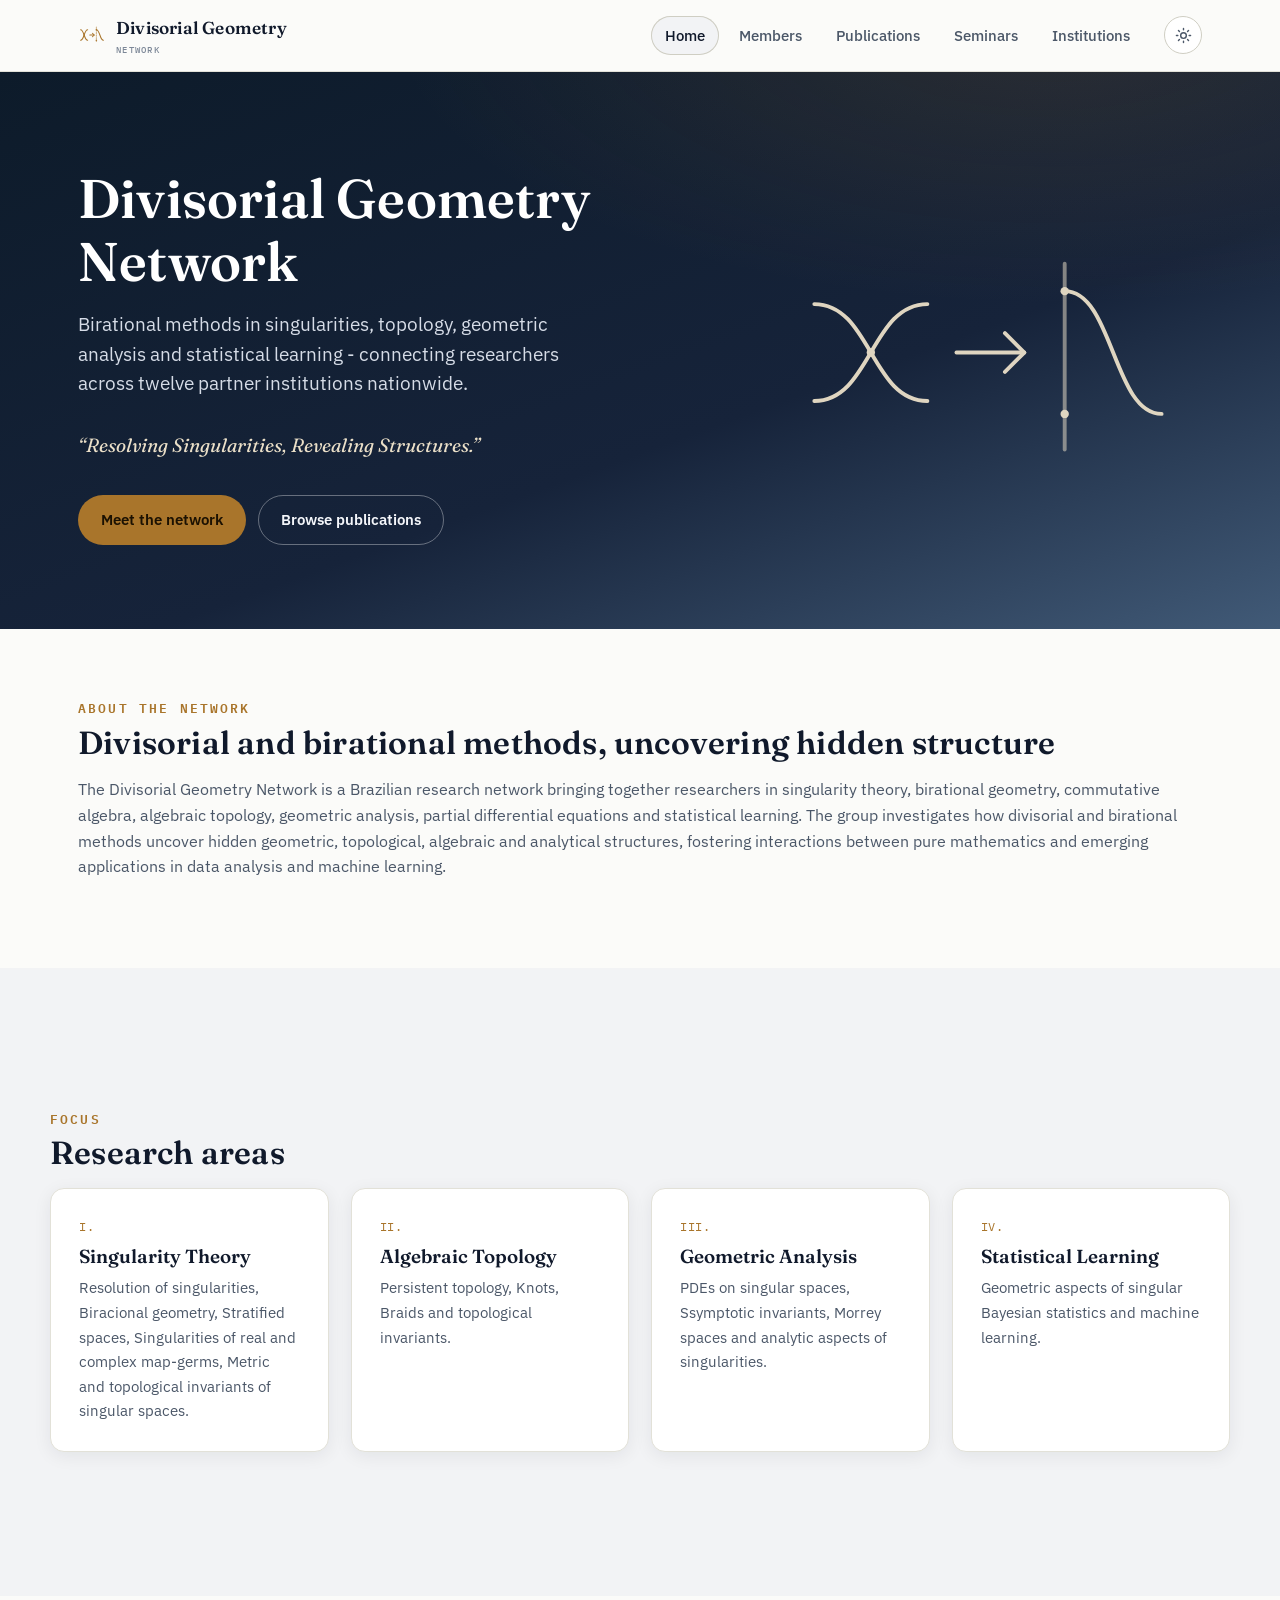
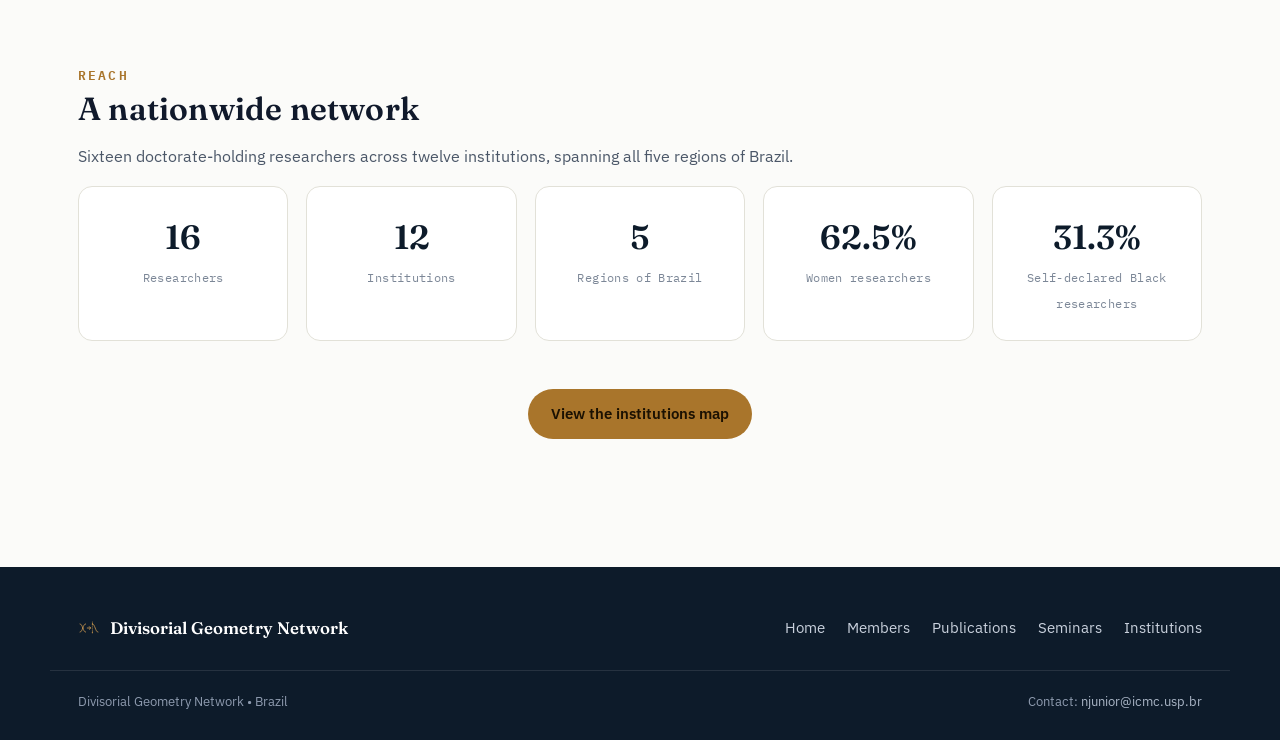
<file: index.html>
<!DOCTYPE html>
<html lang="en">
<head>
<meta charset="UTF-8">
<meta name="viewport" content="width=device-width, initial-scale=1.0">
<title>Divisorial Geometry Network</title>
<meta name="description" content="A Brazilian research network working at the intersection of singularity theory, birational geometry, topology, geometric analysis and statistical learning.">
<link rel="icon" href="data:image/svg+xml,%3Csvg xmlns='http://www.w3.org/2000/svg' viewBox='0 0 64 64'%3E%3Cg fill='none' stroke='%230D1B2A' stroke-width='3'%3E%3Cpath d='M6 20 C 14 20, 14 44, 22 44'/%3E%3Cpath d='M6 44 C 14 44, 14 20, 22 20'/%3E%3Cline x1='42' y1='14' x2='42' y2='50'/%3E%3Cpath d='M42 20 C 50 20, 50 44, 58 44'/%3E%3C/g%3E%3C/svg%3E">
<link rel="stylesheet" href="assets/style.css">
</head>
<body>

<div id="site-header"></div>

<main id="main">

  <section class="hero">
    <div class="hero-inner">
      <div>
        <h1>Divisorial Geometry Network</h1>
        <p class="lede">Birational methods in singularities, topology, geometric analysis and statistical learning - connecting researchers across twelve partner institutions nationwide.</p>
        <div class="hero-motto">&ldquo;Resolving Singularities, Revealing Structures.&rdquo;</div>
        <div class="hero-actions">
          <a class="btn btn-primary" href="members.html">Meet the network</a>
          <a class="btn btn-ghost" href="publications.html">Browse publications</a>
        </div>
      </div>
      <div class="hero-diagram" aria-hidden="true">
        <svg viewBox="0 0 260 200" xmlns="http://www.w3.org/2000/svg" fill="none" stroke="currentColor" stroke-width="2.4" stroke-linecap="round" stroke-linejoin="round">
          <path d="M20 70 C 55 70, 55 130, 90 130" />
          <path d="M20 130 C 55 130, 55 70, 90 70" />
          <circle cx="55" cy="100" r="2.6" fill="currentColor" stroke="none" />
          <path d="M108 100 H 150" />
          <path d="M138 88 L 150 100 L 138 112" />
          <line x1="175" y1="45" x2="175" y2="160" stroke-dasharray="4 5" opacity="0.55" />
          <path d="M175 62 C 205 62, 205 138, 235 138" />
          <circle cx="175" cy="62" r="2.6" fill="currentColor" stroke="none" />
          <circle cx="175" cy="138" r="2.6" fill="currentColor" stroke="none" />
        </svg>
      </div>
    </div>
  </section>

  <section class="section" id="about">
    <h2><span class="eyebrow">About the network</span>Divisorial and birational methods, uncovering hidden structure</h2>
    <p>
      The Divisorial Geometry Network is a Brazilian research network bringing together
      researchers in singularity theory, birational geometry, commutative algebra, algebraic topology,
      geometric analysis, partial differential equations and statistical learning. The group
      investigates how divisorial and birational methods uncover hidden geometric, topological,
      algebraic and analytical structures, fostering interactions between pure mathematics and
      emerging applications in data analysis and machine learning.
    </p>
  </section>

  <section class="section alt">
    <div class="container">
      <h2><span class="eyebrow">Focus</span>Research areas</h2>
      <div class="cards">
        <div class="card">
          <span class="card-index">I.</span>
          <h3>Singularity Theory</h3>
          <p>Resolution of singularities, Biracional geometry, Stratified spaces, Singularities of real and complex map-germs, Metric and topological invariants of singular spaces.</p>
        </div>
        <div class="card">
          <span class="card-index">II.</span>
          <h3>Algebraic Topology</h3>
          <p>Persistent topology, Knots, Braids and topological invariants.</p>
        </div>
        <div class="card">
          <span class="card-index">III.</span>
          <h3>Geometric Analysis</h3>
          <p>PDEs on singular spaces, Ssymptotic invariants, Morrey spaces and analytic aspects of singularities.</p>
        </div>
        <div class="card">
          <span class="card-index">IV.</span>
          <h3>Statistical Learning</h3>
          <p>Geometric aspects of singular Bayesian statistics and machine learning.</p>
        </div>
      </div>
    </div>
  </section>

  <section class="section">
    <h2><span class="eyebrow">Reach</span>A nationwide network</h2>
    <p>Sixteen doctorate-holding researchers across twelve institutions, spanning all five regions of Brazil.</p>
    <div class="stats">
      <div class="stat-box"><span class="stat-number">16</span><span class="stat-label">Researchers</span></div>
      <div class="stat-box"><span class="stat-number">12</span><span class="stat-label">Institutions</span></div>
      <div class="stat-box"><span class="stat-number">5</span><span class="stat-label">Regions of Brazil</span></div>
      <div class="stat-box"><span class="stat-number">62.5%</span><span class="stat-label">Women researchers</span></div>
      <div class="stat-box"><span class="stat-number">31.3%</span><span class="stat-label">Self-declared Black researchers</span></div>
    </div>
    <p class="text-center mt-lg">
      <a class="btn btn-primary" href="institutions.html">View the institutions map</a>
    </p>
  </section>

</main>

<div id="site-footer"></div>

<script src="assets/script.js"></script>
</body>
</html>
</file>
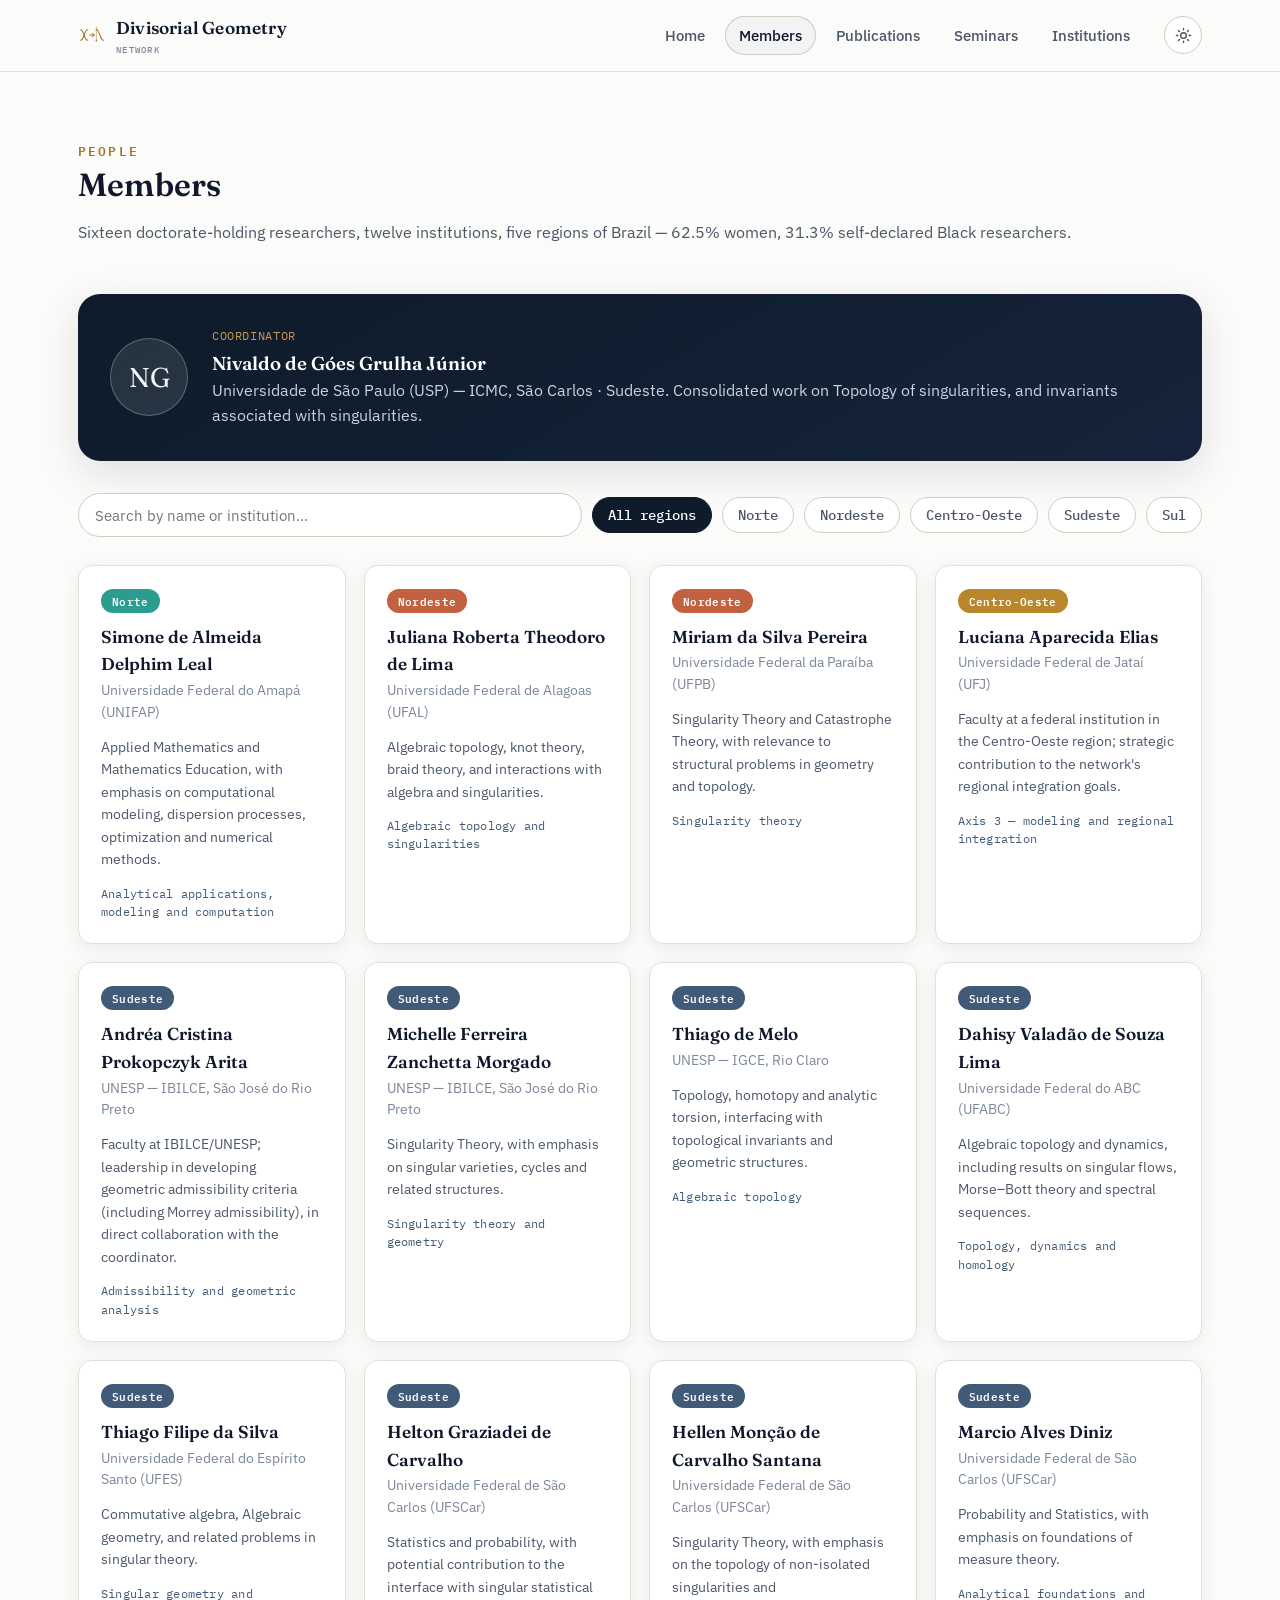
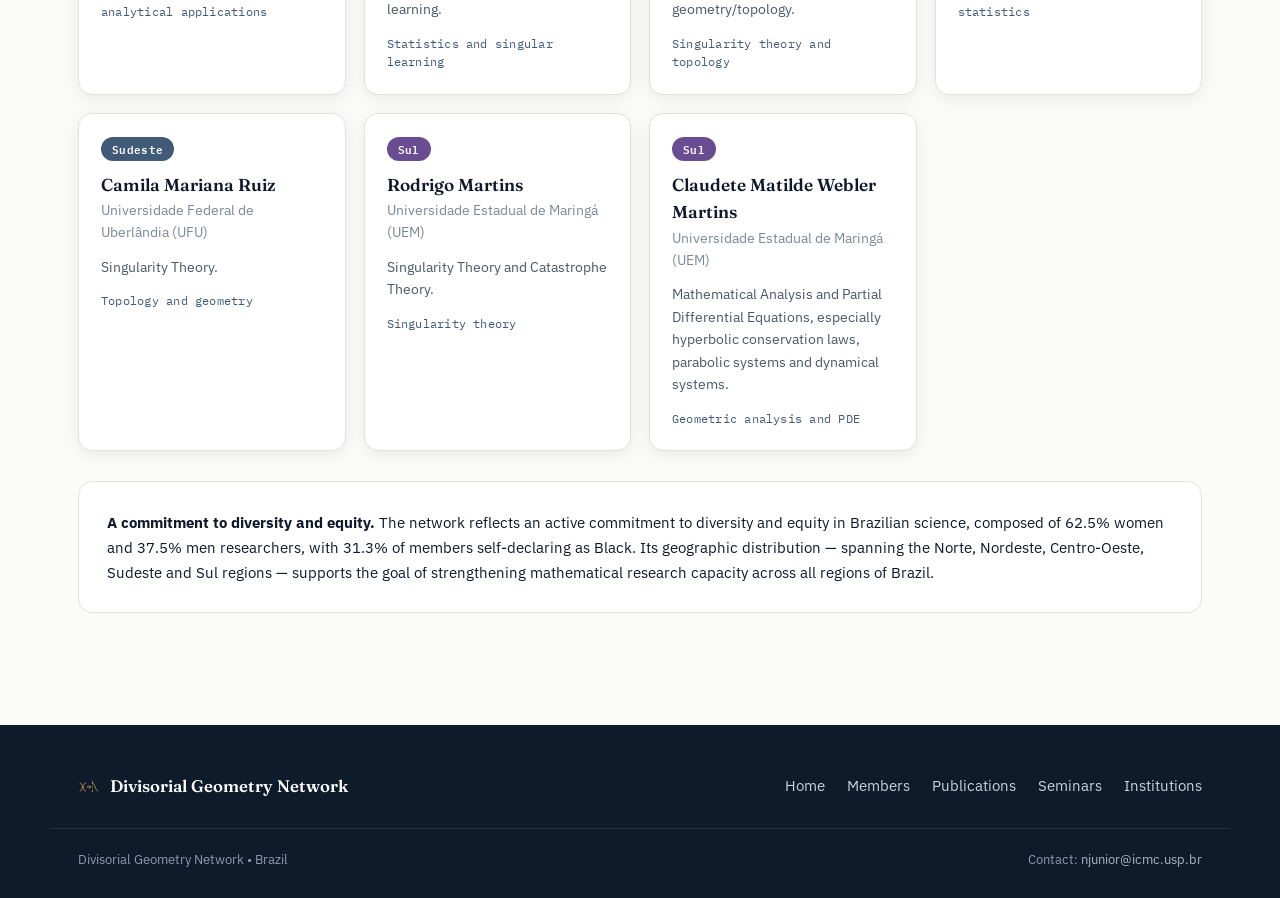
<file: members.html>
<!DOCTYPE html>
<html lang="en">
<head>
<meta charset="UTF-8">
<meta name="viewport" content="width=device-width, initial-scale=1.0">
<title>Members — Divisorial Geometry Network</title>
<meta name="description" content="The sixteen researchers of the Divisorial Geometry Network, across twelve institutions and all five regions of Brazil.">
<link rel="icon" href="data:image/svg+xml,%3Csvg xmlns='http://www.w3.org/2000/svg' viewBox='0 0 64 64'%3E%3Cg fill='none' stroke='%230D1B2A' stroke-width='3'%3E%3Cpath d='M6 20 C 14 20, 14 44, 22 44'/%3E%3Cpath d='M6 44 C 14 44, 14 20, 22 20'/%3E%3Cline x1='42' y1='14' x2='42' y2='50'/%3E%3Cpath d='M42 20 C 50 20, 50 44, 58 44'/%3E%3C/g%3E%3C/svg%3E">
<link rel="stylesheet" href="assets/style.css">
</head>
<body>

<div id="site-header"></div>

<main id="main">

  <section class="section" style="padding-bottom:0;">
    <h2><span class="eyebrow">People</span>Members</h2>
    <p>Sixteen doctorate-holding researchers, twelve institutions, five regions of Brazil — 62.5% women, 31.3% self-declared Black researchers.</p>
  </section>

  <section class="section" style="padding-top:32px;">

    <div class="coordinator-card">
      <div class="coordinator-avatar">NG</div>
      <div>
        <span class="coordinator-role">Coordinator</span>
        <h3>Nivaldo de Góes Grulha Júnior</h3>
        <p>Universidade de São Paulo (USP) &mdash; ICMC, São Carlos &middot; Sudeste. Consolidated work on Topology of singularities, and invariants associated with singularities.</p>
      </div>
    </div>

    <div class="filter-bar">
      <input type="search" id="memberSearch" placeholder="Search by name or institution…" aria-label="Search members">
      <button class="chip" data-region="all" aria-pressed="true">All regions</button>
      <button class="chip" data-region="Norte" aria-pressed="false">Norte</button>
      <button class="chip" data-region="Nordeste" aria-pressed="false">Nordeste</button>
      <button class="chip" data-region="Centro-Oeste" aria-pressed="false">Centro-Oeste</button>
      <button class="chip" data-region="Sudeste" aria-pressed="false">Sudeste</button>
      <button class="chip" data-region="Sul" aria-pressed="false">Sul</button>
    </div>

    <div class="member-grid" id="memberGrid">

      <div class="member-card" data-region="Norte" data-name="simone de almeida delphim leal unifap">
        <span class="region-tag region-Norte">Norte</span>
        <div class="name">Simone de Almeida Delphim Leal</div>
        <div class="inst">Universidade Federal do Amapá (UNIFAP)</div>
        <p class="profile">Applied Mathematics and Mathematics Education, with emphasis on computational modeling, dispersion processes, optimization and numerical methods.</p>
        <div class="theme-tag">Analytical applications, modeling and computation</div>
      </div>

      <div class="member-card" data-region="Nordeste" data-name="juliana roberta theodoro de lima ufal">
        <span class="region-tag region-Nordeste">Nordeste</span>
        <div class="name">Juliana Roberta Theodoro de Lima</div>
        <div class="inst">Universidade Federal de Alagoas (UFAL)</div>
        <p class="profile">Algebraic topology, knot theory, braid theory, and interactions with algebra and singularities.</p>
        <div class="theme-tag">Algebraic topology and singularities</div>
      </div>

      <div class="member-card" data-region="Nordeste" data-name="miriam da silva pereira ufpb">
        <span class="region-tag region-Nordeste">Nordeste</span>
        <div class="name">Miriam da Silva Pereira</div>
        <div class="inst">Universidade Federal da Paraíba (UFPB)</div>
        <p class="profile">Singularity Theory and Catastrophe Theory, with relevance to structural problems in geometry and topology.</p>
        <div class="theme-tag">Singularity theory</div>
      </div>

      <div class="member-card" data-region="Centro-Oeste" data-name="luciana aparecida elias ufj jatai">
        <span class="region-tag region-Centro-Oeste">Centro-Oeste</span>
        <div class="name">Luciana Aparecida Elias</div>
        <div class="inst">Universidade Federal de Jataí (UFJ)</div>
        <p class="profile">Faculty at a federal institution in the Centro-Oeste region; strategic contribution to the network's regional integration goals.</p>
        <div class="theme-tag">Axis 3 — modeling and regional integration</div>
      </div>

      <div class="member-card" data-region="Sudeste" data-name="andrea cristina prokopczyk arita unesp ibilce">
        <span class="region-tag region-Sudeste">Sudeste</span>
        <div class="name">Andréa Cristina Prokopczyk Arita</div>
        <div class="inst">UNESP &mdash; IBILCE, São José do Rio Preto</div>
        <p class="profile">Faculty at IBILCE/UNESP; leadership in developing geometric admissibility criteria (including Morrey admissibility), in direct collaboration with the coordinator.</p>
        <div class="theme-tag">Admissibility and geometric analysis</div>
      </div>

      <div class="member-card" data-region="Sudeste" data-name="michelle ferreira zanchetta morgado unesp ibilce">
        <span class="region-tag region-Sudeste">Sudeste</span>
        <div class="name">Michelle Ferreira Zanchetta Morgado</div>
        <div class="inst">UNESP &mdash; IBILCE, São José do Rio Preto</div>
        <p class="profile">Singularity Theory, with emphasis on singular varieties, cycles and related structures.</p>
        <div class="theme-tag">Singularity theory and geometry</div>
      </div>

      <div class="member-card" data-region="Sudeste" data-name="thiago de melo unesp igce rio claro">
        <span class="region-tag region-Sudeste">Sudeste</span>
        <div class="name">Thiago de Melo</div>
        <div class="inst">UNESP &mdash; IGCE, Rio Claro</div>
        <p class="profile">Topology, homotopy and analytic torsion, interfacing with topological invariants and geometric structures.</p>
        <div class="theme-tag">Algebraic topology</div>
      </div>

      <div class="member-card" data-region="Sudeste" data-name="dahisy valadao de souza lima ufabc">
        <span class="region-tag region-Sudeste">Sudeste</span>
        <div class="name">Dahisy Valadão de Souza Lima</div>
        <div class="inst">Universidade Federal do ABC (UFABC)</div>
        <p class="profile">Algebraic topology and dynamics, including results on singular flows, Morse&ndash;Bott theory and spectral sequences.</p>
        <div class="theme-tag">Topology, dynamics and homology</div>
      </div>

      <div class="member-card" data-region="Sudeste" data-name="thiago filipe da silva ufes">
        <span class="region-tag region-Sudeste">Sudeste</span>
        <div class="name">Thiago Filipe da Silva</div>
        <div class="inst">Universidade Federal do Espírito Santo (UFES)</div>
        <p class="profile"> Commutative algebra, Algebraic geometry, and related problems in singular theory.</p>
        <div class="theme-tag">Singular geometry and analytical applications</div>
      </div>

      <div class="member-card" data-region="Sudeste" data-name="helton graziadei de carvalho ufscar">
        <span class="region-tag region-Sudeste">Sudeste</span>
        <div class="name">Helton Graziadei de Carvalho</div>
        <div class="inst">Universidade Federal de São Carlos (UFSCar)</div>
        <p class="profile">Statistics and probability, with potential contribution to the interface with singular statistical learning.</p>
        <div class="theme-tag">Statistics and singular learning</div>
      </div>

      <div class="member-card" data-region="Sudeste" data-name="hellen moncao de carvalho santana ufscar">
        <span class="region-tag region-Sudeste">Sudeste</span>
        <div class="name">Hellen Monção de Carvalho Santana</div>
        <div class="inst">Universidade Federal de São Carlos (UFSCar)</div>
        <p class="profile">Singularity Theory, with emphasis on the topology of non-isolated singularities and geometry/topology.</p>
        <div class="theme-tag">Singularity theory and topology</div>
      </div>

      <div class="member-card" data-region="Sudeste" data-name="marcio alves diniz ufscar">
        <span class="region-tag region-Sudeste">Sudeste</span>
        <div class="name">Marcio Alves Diniz</div>
        <div class="inst">Universidade Federal de São Carlos (UFSCar)</div>
        <p class="profile">Probability and Statistics, with emphasis on foundations of measure theory.</p>
        <div class="theme-tag">Analytical foundations and statistics</div>
      </div>

      <div class="member-card" data-region="Sudeste" data-name="camila mariana ruiz ufu uberlandia">
        <span class="region-tag region-Sudeste">Sudeste</span>
        <div class="name">Camila Mariana Ruiz</div>
        <div class="inst">Universidade Federal de Uberlândia (UFU)</div>
        <p class="profile">Singularity Theory.</p>
        <div class="theme-tag">Topology and geometry</div>
      </div>

      <div class="member-card" data-region="Sul" data-name="rodrigo martins uem maringa">
        <span class="region-tag region-Sul">Sul</span>
        <div class="name">Rodrigo Martins</div>
        <div class="inst">Universidade Estadual de Maringá (UEM)</div>
        <p class="profile">Singularity Theory and Catastrophe Theory.</p>
        <div class="theme-tag">Singularity theory</div>
      </div>

      <div class="member-card" data-region="Sul" data-name="claudete matilde webler martins uem maringa">
        <span class="region-tag region-Sul">Sul</span>
        <div class="name">Claudete Matilde Webler Martins</div>
        <div class="inst">Universidade Estadual de Maringá (UEM)</div>
        <p class="profile">Mathematical Analysis and Partial Differential Equations, especially hyperbolic conservation laws, parabolic systems and dynamical systems.</p>
        <div class="theme-tag">Geometric analysis and PDE</div>
      </div>

    </div>

    <p class="small-note text-center mt-lg" id="noResults" hidden>No members match your search.</p>

    <div class="diversity-note">
      <strong>A commitment to diversity and equity.</strong> The network reflects an active commitment to diversity and equity in Brazilian science, composed of 62.5% women and 37.5% men researchers, with 31.3% of members self-declaring as Black. Its geographic distribution — spanning the Norte, Nordeste, Centro-Oeste, Sudeste and Sul regions — supports the goal of strengthening mathematical research capacity across all regions of Brazil.
    </div>

  </section>

</main>

<div id="site-footer"></div>

<script src="assets/script.js"></script>
<script>
  (function(){
    var grid = document.getElementById('memberGrid');
    var cards = Array.prototype.slice.call(grid.querySelectorAll('.member-card'));
    var chips = Array.prototype.slice.call(document.querySelectorAll('.chip'));
    var search = document.getElementById('memberSearch');
    var noResults = document.getElementById('noResults');
    var activeRegion = 'all';

    function applyFilters(){
      var query = search.value.trim().toLowerCase();
      var visibleCount = 0;
      cards.forEach(function(card){
        var matchesRegion = activeRegion === 'all' || card.dataset.region === activeRegion;
        var matchesSearch = !query || card.dataset.name.indexOf(query) !== -1;
        var show = matchesRegion && matchesSearch;
        card.style.display = show ? '' : 'none';
        if (show) visibleCount++;
      });
      noResults.hidden = visibleCount !== 0;
    }

    chips.forEach(function(chip){
      chip.addEventListener('click', function(){
        chips.forEach(function(c){ c.setAttribute('aria-pressed','false'); });
        chip.setAttribute('aria-pressed','true');
        activeRegion = chip.dataset.region;
        applyFilters();
      });
    });

    search.addEventListener('input', applyFilters);
  })();
</script>
</body>
</html>
</file>
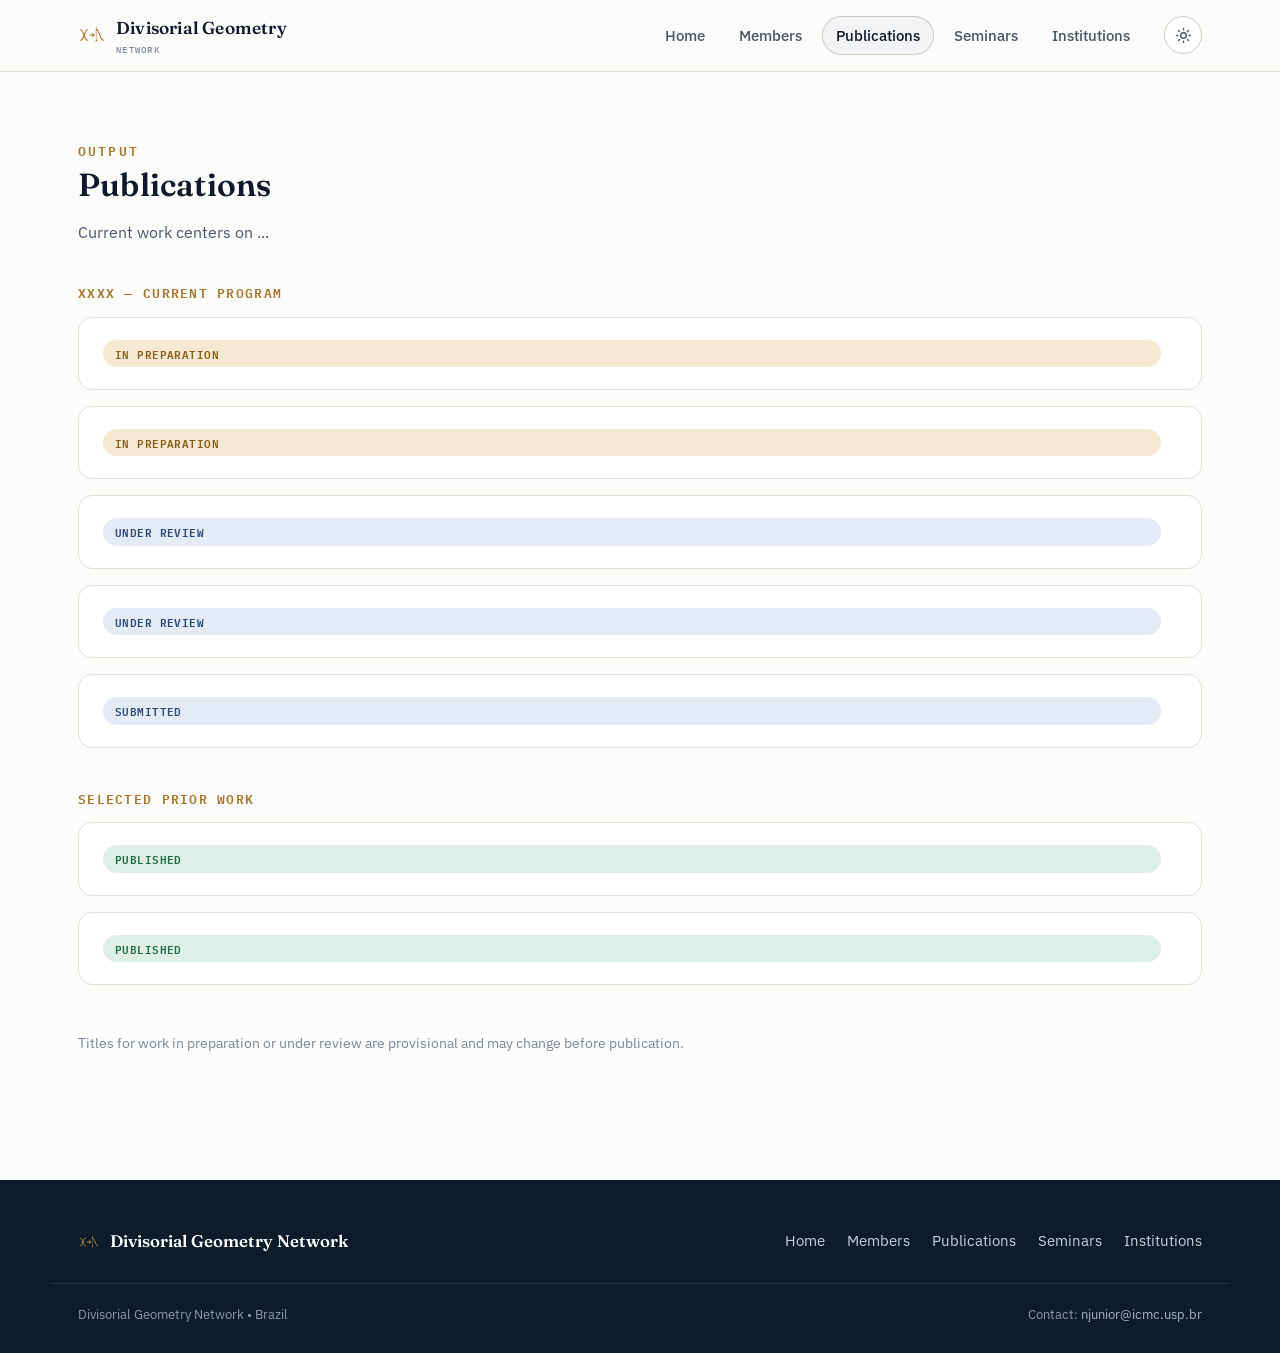
<file: publications.html>
<!DOCTYPE html>
<html lang="en">
<head>
<meta charset="UTF-8">
<meta name="viewport" content="width=device-width, initial-scale=1.0">
<title>Publications — Divisorial Geometry Network</title>
<meta name="description" content="Papers by members of the Divisorial Geometry Network.">
<link rel="icon" href="data:image/svg+xml,%3Csvg xmlns='http://www.w3.org/2000/svg' viewBox='0 0 64 64'%3E%3Cg fill='none' stroke='%230D1B2A' stroke-width='3'%3E%3Cpath d='M6 20 C 14 20, 14 44, 22 44'/%3E%3Cpath d='M6 44 C 14 44, 14 20, 22 20'/%3E%3Cline x1='42' y1='14' x2='42' y2='50'/%3E%3Cpath d='M42 20 C 50 20, 50 44, 58 44'/%3E%3C/g%3E%3C/svg%3E">
<link rel="stylesheet" href="assets/style.css">
</head>
<body>

<div id="site-header"></div>

<main id="main">

  <section class="section" style="padding-bottom:0;">
    <h2><span class="eyebrow">Output</span>Publications</h2>
    <p>Current work centers on ...</p>
  </section>

  <section class="section" style="padding-top:24px;">

    <h3 class="pub-group-title">XXXX &mdash; current program</h3>
    <div class="pub-list">

      <div class="pub-item">
       
        <span class="status-pill status-prep">In preparation</span>
      </div>

      <div class="pub-item">
        
        <span class="status-pill status-prep">In preparation</span>
      </div>

      <div class="pub-item">
        
        <span class="status-pill status-submitted">Under review</span>
      </div>

      <div class="pub-item">
        
        <span class="status-pill status-submitted">Under review</span>
      </div>

      <div class="pub-item">
        
        <span class="status-pill status-submitted">Submitted</span>
      </div>

    </div>

    <h3 class="pub-group-title">Selected prior work</h3>
    <div class="pub-list">

      <div class="pub-item">
        
        <span class="status-pill status-published">Published</span>
      </div>

      <div class="pub-item">
        
        <span class="status-pill status-published">Published</span>
      </div>

    </div>

    <p class="small-note mt-lg">
      Titles for work in preparation or under review are provisional and may change before publication.
    </p>

  </section>

</main>

<div id="site-footer"></div>

<script src="assets/script.js"></script>
</body>
</html>
</file>
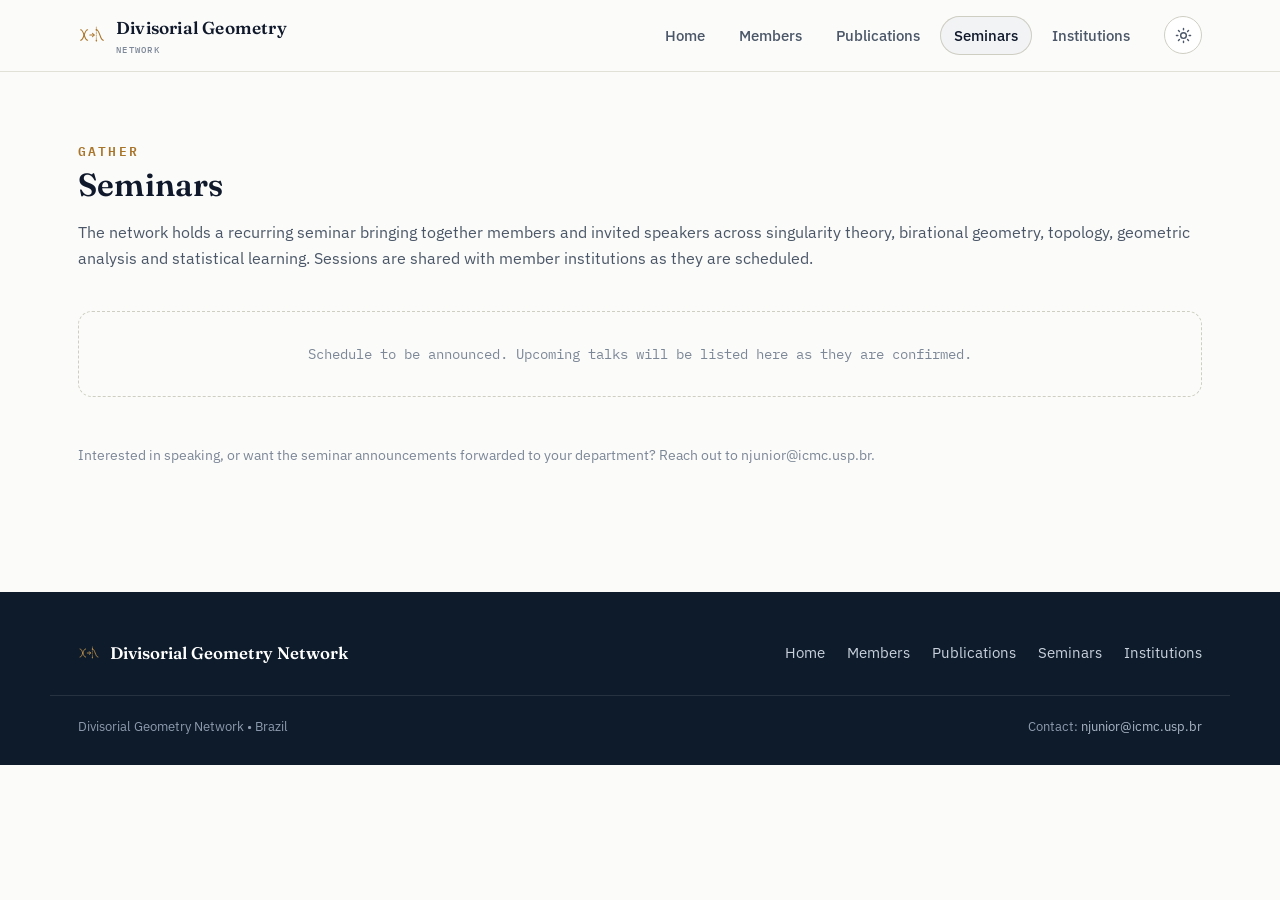
<file: seminars.html>
<!DOCTYPE html>
<html lang="en">
<head>
<meta charset="UTF-8">
<meta name="viewport" content="width=device-width, initial-scale=1.0">
<title>Seminars — Divisorial Geometry Network</title>
<meta name="description" content="Seminar series of the Divisorial Geometry Network.">
<link rel="icon" href="data:image/svg+xml,%3Csvg xmlns='http://www.w3.org/2000/svg' viewBox='0 0 64 64'%3E%3Cg fill='none' stroke='%230D1B2A' stroke-width='3'%3E%3Cpath d='M6 20 C 14 20, 14 44, 22 44'/%3E%3Cpath d='M6 44 C 14 44, 14 20, 22 20'/%3E%3Cline x1='42' y1='14' x2='42' y2='50'/%3E%3Cpath d='M42 20 C 50 20, 50 44, 58 44'/%3E%3C/g%3E%3C/svg%3E">
<link rel="stylesheet" href="assets/style.css">
</head>
<body>

<div id="site-header"></div>

<main id="main">

  <section class="section" style="padding-bottom:0;">
    <h2><span class="eyebrow">Gather</span>Seminars</h2>
    <p>The network holds a recurring seminar bringing together members and invited speakers across singularity theory, birational geometry, topology, geometric analysis and statistical learning. Sessions are shared with member institutions as they are scheduled.</p>
  </section>

  <section class="section" style="padding-top:24px;">

    <div class="tba-box">
      Schedule to be announced. Upcoming talks will be listed here as they are confirmed.
    </div>

    <!--
      To add a confirmed talk, copy the block below into a .seminar-list wrapper
      and replace each field. Keep entries in chronological order.

      <div class="seminar-list">
        <div class="seminar-item">
          <div class="seminar-date">DD MON<br>YYYY</div>
          <div>
            <div class="seminar-speaker">Speaker Name</div>
            <div class="seminar-affil">Speaker's institution</div>
            <div class="seminar-title">"Talk title goes here"</div>
          </div>
        </div>
      </div>
    -->

    <p class="small-note mt-lg">
      Interested in speaking, or want the seminar announcements forwarded to your department?
      Reach out to <a href="mailto:njunior@icmc.usp.br">njunior@icmc.usp.br</a>.
    </p>

  </section>

</main>

<div id="site-footer"></div>

<script src="assets/script.js"></script>
</body>
</html>
</file>
<file: assets/style.css>
/* ============================================================
   Divisorial Geometry Network — shared stylesheet
   ============================================================ */

@import url('https://fonts.googleapis.com/css2?family=Fraunces:opsz,wght@9..144,400;9..144,500;9..144,600;9..144,700&family=IBM+Plex+Sans:wght@400;500;600;700&family=IBM+Plex+Mono:wght@400;500;600&display=swap');

:root{
  color-scheme: light;

  /* -- palette (light) -- */
  --bg:            #FBFBF9;
  --bg-canvas:     #F2F3F5;
  --bg-card:       #FFFFFF;
  --ink:           #10192B;
  --ink-soft:      #4B5768;
  --ink-faint:     #7C8797;
  --navy:          #0D1B2A;
  --navy-2:        #16233A;
  --steel:         #415A77;
  --accent:        #A9752B;   /* brass / bronze — academic seal, not terracotta */
  --accent-soft:   #C9974F;
  --line:          #E2E1D8;
  --line-strong:   #CFCEC3;
  --shadow:        0 4px 18px rgba(13,27,42,0.07);
  --shadow-lg:     0 12px 40px rgba(13,27,42,0.12);

  /* region tag colors (shared both themes) */
  --r-norte:        #2a9d8f;
  --r-nordeste:     #c1613f;
  --r-centrooeste:  #b8862b;
  --r-sudeste:      #415a77;
  --r-sul:          #6a4c93;

  --radius-sm: 8px;
  --radius: 14px;
  --radius-lg: 22px;

  --font-display: 'Fraunces', 'Iowan Old Style', serif;
  --font-body: 'IBM Plex Sans', -apple-system, BlinkMacSystemFont, 'Segoe UI', sans-serif;
  --font-mono: 'IBM Plex Mono', ui-monospace, Menlo, monospace;

  --maxw: 1180px;
}

html[data-theme="dark"]{
  color-scheme: dark;
  --bg:            #0A1119;
  --bg-canvas:     #0E1720;
  --bg-card:       #121C29;
  --ink:           #EAEDF1;
  --ink-soft:      #AFBACB;
  --ink-faint:     #7E8AA0;
  --navy:          #060B12;
  --navy-2:        #0F1826;
  --steel:         #7C93B3;
  --accent:        #D3A65C;
  --accent-soft:   #E4C084;
  --line:          rgba(255,255,255,0.09);
  --line-strong:   rgba(255,255,255,0.16);
  --shadow:        0 4px 18px rgba(0,0,0,0.35);
  --shadow-lg:     0 16px 48px rgba(0,0,0,0.5);
}

*{ box-sizing:border-box; }

html{ scroll-behavior:smooth; }

body{
  margin:0;
  background:var(--bg);
  color:var(--ink);
  font-family:var(--font-body);
  font-size:16px;
  line-height:1.6;
  -webkit-font-smoothing:antialiased;
  transition:background .25s ease, color .25s ease;
}

img,svg{ max-width:100%; }

a{ color:inherit; text-decoration:none; }

h1,h2,h3,h4{
  font-family:var(--font-display);
  font-weight:600;
  line-height:1.15;
  margin:0 0 .5em;
  color:var(--ink);
}

h2{
  font-size:2em;
  letter-spacing:.2px;
}

h2 .eyebrow{
  display:block;
  font-family:var(--font-mono);
  font-size:.42em;
  font-weight:600;
  letter-spacing:.16em;
  text-transform:uppercase;
  color:var(--accent);
  margin-bottom:.6em;
}

p{ color:var(--ink-soft); margin:0 0 1em; }

.container{
  max-width:var(--maxw);
  margin:0 auto;
  padding:0 28px;
}

:focus-visible{
  outline:2px solid var(--accent);
  outline-offset:3px;
}

/* ---------------- Skip link ---------------- */
.skip-link{
  position:absolute;
  left:-999px;
  top:auto;
  background:var(--accent);
  color:#fff;
  padding:10px 16px;
  border-radius:0 0 8px 0;
  z-index:200;
}
.skip-link:focus{ left:0; top:0; }

/* ---------------- Top navigation ---------------- */
.site-header{
  position:sticky;
  top:0;
  z-index:100;
  background:color-mix(in srgb, var(--bg) 88%, transparent);
  backdrop-filter:blur(10px);
  border-bottom:1px solid var(--line);
}

.nav{
  max-width:var(--maxw);
  margin:0 auto;
  padding:14px 28px;
  display:flex;
  align-items:center;
  gap:20px;
}

.brand{
  display:flex;
  align-items:center;
  gap:10px;
  font-family:var(--font-display);
  font-weight:600;
  font-size:1.08em;
  letter-spacing:.2px;
  color:var(--ink);
  margin-right:auto;
}
.brand svg{ width:28px; height:28px; color:var(--accent); flex-shrink:0; }
.brand-word-primary{ display:block; }
.brand-word-secondary{
  display:block;
  font-family:var(--font-mono);
  font-size:.56rem;
  font-weight:500;
  letter-spacing:.14em;
  text-transform:uppercase;
  color:var(--ink-faint);
  margin-top:1px;
}

.nav-links{
  display:flex;
  align-items:center;
  gap:6px;
  list-style:none;
  margin:0;
  padding:0;
}
.nav-links a{
  display:block;
  padding:8px 14px;
  border-radius:100px;
  font-size:.92em;
  font-weight:500;
  color:var(--ink-soft);
  transition:background .15s ease, color .15s ease;
}
.nav-links a:hover{ background:var(--bg-canvas); color:var(--ink); }
.nav-links a[aria-current="page"]{
  color:var(--ink);
  background:var(--bg-canvas);
  box-shadow:inset 0 0 0 1px var(--line-strong);
}

.theme-toggle{
  display:inline-flex;
  align-items:center;
  justify-content:center;
  width:38px;
  height:38px;
  border-radius:50%;
  border:1px solid var(--line-strong);
  background:var(--bg-card);
  color:var(--ink-soft);
  cursor:pointer;
  flex-shrink:0;
}
.theme-toggle:hover{ color:var(--accent); border-color:var(--accent); }
.theme-toggle svg{ width:17px; height:17px; }
.theme-toggle .icon-moon{ display:none; }
html[data-theme="dark"] .theme-toggle .icon-sun{ display:none; }
html[data-theme="dark"] .theme-toggle .icon-moon{ display:block; }

.nav-toggle{
  display:none;
  width:40px; height:40px;
  border-radius:8px;
  border:1px solid var(--line-strong);
  background:var(--bg-card);
  color:var(--ink);
  cursor:pointer;
  align-items:center;
  justify-content:center;
}
.nav-toggle svg{ width:18px; height:18px; }

@media (max-width:860px){
  .nav-toggle{ display:inline-flex; }
  .nav-links{
    position:fixed;
    inset:64px 0 0 0;
    height:calc(100vh - 64px);
    background:var(--bg);
    flex-direction:column;
    align-items:stretch;
    padding:18px;
    gap:4px;
    transform:translateY(-8px);
    opacity:0;
    pointer-events:none;
    transition:opacity .18s ease, transform .18s ease;
    border-top:1px solid var(--line);
  }
  .nav-links.open{
    opacity:1; transform:translateY(0); pointer-events:auto;
  }
  .nav-links a{ padding:14px 16px; font-size:1.02em; }
}

/* ---------------- Hero ---------------- */
.hero{
  position:relative;
  background:
    radial-gradient(1100px 480px at 82% -10%, color-mix(in srgb, var(--accent) 16%, transparent), transparent 60%),
    linear-gradient(160deg, var(--navy), var(--navy-2) 60%, var(--steel));
  color:#F4F6FA;
  overflow:hidden;
}
.hero-inner{
  max-width:var(--maxw);
  margin:0 auto;
  padding:96px 28px 84px;
  display:grid;
  grid-template-columns:1.15fr .85fr;
  gap:40px;
  align-items:center;
}
.hero-eyebrow{
  font-family:var(--font-mono);
  font-size:.78em;
  letter-spacing:.14em;
  text-transform:uppercase;
  color:var(--accent-soft);
  margin-bottom:18px;
  display:flex;
  align-items:center;
  gap:10px;
}
.hero-eyebrow::before{
  content:"";
  width:26px; height:1px;
  background:var(--accent-soft);
  display:inline-block;
}
.hero h1{
  color:#fff;
  font-size:clamp(2.3em, 5vw, 3.4em);
  letter-spacing:.2px;
  margin-bottom:.32em;
}
.hero .lede{
  color:#D6DCE7;
  font-size:1.18em;
  max-width:46ch;
  line-height:1.55;
}
.hero-motto{
  margin-top:32px;
  font-family:var(--font-display);
  font-style:italic;
  font-size:1.2em;
  color:#EADFC8;
}
.hero-actions{
  margin-top:34px;
  display:flex;
  gap:12px;
  flex-wrap:wrap;
}

.btn{
  display:inline-flex;
  align-items:center;
  gap:8px;
  padding:12px 22px;
  border-radius:100px;
  font-weight:600;
  font-size:.94em;
  border:1px solid transparent;
  cursor:pointer;
  transition:transform .15s ease, background .15s ease, border-color .15s ease;
}
.btn:hover{ transform:translateY(-1px); }
.btn-primary{ background:var(--accent); color:#1B1102; }
.btn-primary:hover{ background:var(--accent-soft); }
.btn-ghost{
  background:transparent;
  color:#F4F6FA;
  border-color:rgba(255,255,255,.35);
}
.btn-ghost:hover{ border-color:#fff; }

.hero-diagram{
  justify-self:end;
  width:100%;
  max-width:420px;
  color:#EADFC8;
  opacity:.95;
}
.hero-diagram svg{ width:100%; height:auto; }
.hero-diagram path,
.hero-diagram line,
.hero-diagram circle{
  stroke-dasharray: 400;
  stroke-dashoffset: 400;
  animation: draw 2.1s ease forwards;
}
.hero-diagram circle{ animation-duration: .6s; animation-delay:1.4s; }
@keyframes draw{ to{ stroke-dashoffset:0; } }
@media (prefers-reduced-motion: reduce){
  .hero-diagram path, .hero-diagram line, .hero-diagram circle{
    animation:none; stroke-dashoffset:0;
  }
}

@media (max-width:900px){
  .hero-inner{ grid-template-columns:1fr; }
  .hero-diagram{ justify-self:start; max-width:280px; }
}

/* ---------------- Sections / cards ---------------- */
section.section{
  max-width:var(--maxw);
  margin:0 auto;
  padding:72px 28px;
}
section.section.alt{
  max-width:none;
  background:var(--bg-canvas);
}
section.section.alt > .container{ padding:72px 0; max-width:var(--maxw); margin:0 auto; }

.cards{
  display:grid;
  grid-template-columns:repeat(auto-fit,minmax(230px,1fr));
  gap:22px;
}
.card{
  background:var(--bg-card);
  border:1px solid var(--line);
  border-radius:var(--radius);
  padding:28px;
  box-shadow:var(--shadow);
}
.card h3{ margin-bottom:.4em; font-size:1.18em; }
.card p{ margin:0; font-size:.96em; }

.card-index{
  font-family:var(--font-mono);
  font-size:.75em;
  color:var(--accent);
  letter-spacing:.06em;
  margin-bottom:10px;
  display:block;
}

/* ---------------- Stats ---------------- */
.stats{
  display:grid;
  grid-template-columns:repeat(auto-fit,minmax(170px,1fr));
  gap:18px;
}
.stat-box{
  background:var(--bg-card);
  border:1px solid var(--line);
  border-radius:var(--radius);
  padding:24px 16px;
  text-align:center;
}
.stat-number{
  font-family:var(--font-display);
  font-size:2.1em;
  font-weight:600;
  color:var(--navy);
  display:block;
}
html[data-theme="dark"] .stat-number{ color:var(--ink); }
.stat-label{
  font-family:var(--font-mono);
  font-size:.74em;
  letter-spacing:.03em;
  color:var(--ink-faint);
  margin-top:6px;
}

/* ---------------- Members ---------------- */
.filter-bar{
  display:flex;
  flex-wrap:wrap;
  gap:10px;
  margin-bottom:28px;
  align-items:center;
}
.filter-bar input[type="search"]{
  flex:1;
  min-width:200px;
  padding:11px 16px;
  border-radius:100px;
  border:1px solid var(--line-strong);
  background:var(--bg-card);
  color:var(--ink);
  font-family:var(--font-body);
  font-size:.95em;
}
.chip{
  border:1px solid var(--line-strong);
  background:var(--bg-card);
  color:var(--ink-soft);
  padding:8px 15px;
  border-radius:100px;
  font-size:.85em;
  font-weight:500;
  cursor:pointer;
  font-family:var(--font-mono);
}
.chip[aria-pressed="true"]{
  background:var(--navy);
  border-color:var(--navy);
  color:#fff;
}
html[data-theme="dark"] .chip[aria-pressed="true"]{
  background:var(--accent); border-color:var(--accent); color:#1B1102;
}

.coordinator-card{
  background:linear-gradient(150deg, var(--navy), var(--navy-2));
  color:#F1F4F9;
  border-radius:var(--radius-lg);
  padding:32px;
  margin-bottom:32px;
  display:grid;
  grid-template-columns:auto 1fr;
  gap:24px;
  align-items:center;
  box-shadow:var(--shadow-lg);
}
.coordinator-avatar{
  width:78px; height:78px;
  border-radius:50%;
  background:rgba(255,255,255,.1);
  display:flex; align-items:center; justify-content:center;
  font-family:var(--font-display);
  font-size:1.7em;
  border:1px solid rgba(255,255,255,.25);
}
.coordinator-card h3{ color:#fff; margin-bottom:.15em; }
.coordinator-role{
  font-family:var(--font-mono);
  font-size:.78em;
  color:var(--accent-soft);
  letter-spacing:.05em;
  text-transform:uppercase;
  margin-bottom:.6em;
  display:block;
}
.coordinator-card p{ color:#C9D2E0; margin:0; }
@media (max-width:560px){
  .coordinator-card{ grid-template-columns:1fr; text-align:center; }
  .coordinator-avatar{ margin:0 auto; }
}

.member-grid{
  display:grid;
  grid-template-columns:repeat(auto-fill, minmax(260px,1fr));
  gap:18px;
}
.member-card{
  background:var(--bg-card);
  border:1px solid var(--line);
  border-radius:var(--radius);
  padding:22px;
  box-shadow:var(--shadow);
}
.member-card .name{
  font-family:var(--font-display);
  font-size:1.08em;
  font-weight:600;
  margin-bottom:2px;
}
.member-card .inst{
  font-size:.85em;
  color:var(--ink-faint);
  margin-bottom:12px;
}
.member-card .profile{
  font-size:.88em;
  margin-bottom:14px;
}
.member-card .theme-tag{
  font-family:var(--font-mono);
  font-size:.72em;
  color:var(--steel);
  letter-spacing:.02em;
}

.region-tag{
  display:inline-block;
  padding:3px 11px;
  border-radius:100px;
  font-family:var(--font-mono);
  font-size:.7em;
  font-weight:600;
  letter-spacing:.03em;
  color:#fff;
  white-space:nowrap;
  margin-bottom:10px;
}
.region-Norte{ background:var(--r-norte); }
.region-Nordeste{ background:var(--r-nordeste); }
.region-Centro-Oeste{ background:var(--r-centrooeste); }
.region-Sudeste{ background:var(--r-sudeste); }
.region-Sul{ background:var(--r-sul); }

.diversity-note{
  background:var(--bg-card);
  border:1px solid var(--line);
  border-radius:var(--radius);
  padding:28px;
  margin-top:30px;
  font-size:.96em;
}
.diversity-note strong{ color:var(--ink); }

/* ---------------- Publications ---------------- */
.pub-list{ display:flex; flex-direction:column; gap:16px; }
.pub-item{
  background:var(--bg-card);
  border:1px solid var(--line);
  border-radius:var(--radius);
  padding:22px 24px;
  display:grid;
  grid-template-columns:1fr auto;
  gap:16px;
  align-items:start;
}
.pub-title{ font-family:var(--font-display); font-size:1.12em; font-weight:600; margin-bottom:6px; }
.pub-meta{ font-size:.9em; color:var(--ink-faint); margin-bottom:6px; }
.pub-authors{ font-size:.92em; color:var(--ink-soft); }
.status-pill{
  font-family:var(--font-mono);
  font-size:.68em;
  letter-spacing:.04em;
  text-transform:uppercase;
  padding:5px 12px;
  border-radius:100px;
  font-weight:600;
  white-space:nowrap;
  height:fit-content;
}
.status-published{ background:#DDEFE6; color:#1E6B49; }
.status-submitted{ background:#E4EBF6; color:#2C4A78; }
.status-prep{ background:#F5E9D2; color:#8A5D18; }
html[data-theme="dark"] .status-published{ background:rgba(74,196,143,.15); color:#7FDBAF; }
html[data-theme="dark"] .status-submitted{ background:rgba(124,166,224,.15); color:#9FC0F0; }
html[data-theme="dark"] .status-prep{ background:rgba(211,166,92,.15); color:#E4C084; }

.pub-group-title{
  font-family:var(--font-mono);
  font-size:.8em;
  letter-spacing:.1em;
  text-transform:uppercase;
  color:var(--accent);
  margin:44px 0 16px;
}
.pub-group-title:first-of-type{ margin-top:0; }

@media (max-width:560px){
  .pub-item{ grid-template-columns:1fr; }
}

/* ---------------- Seminars ---------------- */
.seminar-list{ display:flex; flex-direction:column; }
.seminar-item{
  display:grid;
  grid-template-columns:120px 1fr;
  gap:22px;
  padding:24px 0;
  border-bottom:1px solid var(--line);
}
.seminar-item:first-child{ padding-top:0; }
.seminar-date{
  font-family:var(--font-mono);
  font-size:.85em;
  color:var(--accent);
  font-weight:600;
  line-height:1.4;
}
.seminar-speaker{ font-family:var(--font-display); font-size:1.1em; font-weight:600; margin-bottom:2px; }
.seminar-affil{ font-size:.86em; color:var(--ink-faint); margin-bottom:8px; }
.seminar-title{ font-style:italic; color:var(--ink-soft); font-size:.96em; }
.tba-box{
  border:1px dashed var(--line-strong);
  border-radius:var(--radius);
  padding:30px;
  text-align:center;
  color:var(--ink-faint);
  font-family:var(--font-mono);
  font-size:.9em;
}
@media (max-width:560px){
  .seminar-item{ grid-template-columns:1fr; gap:4px; }
}

/* ---------------- Map / Institutions ---------------- */
#map{
  width:100%;
  height:520px;
  border-radius:var(--radius-lg);
  border:1px solid var(--line);
  box-shadow:var(--shadow);
  background:var(--bg-canvas);
}
.map-legend{
  display:flex;
  flex-wrap:wrap;
  gap:16px;
  margin-top:18px;
  font-family:var(--font-mono);
  font-size:.78em;
  color:var(--ink-soft);
}
.map-legend span{ display:inline-flex; align-items:center; gap:6px; }
.map-legend i{ width:10px; height:10px; border-radius:50%; display:inline-block; }
.leaflet-popup-content-wrapper{
  background:var(--bg-card);
  color:var(--ink);
  border-radius:10px;
}
.leaflet-popup-content{ font-family:var(--font-body); font-size:.92em; margin:12px 14px; }
.leaflet-popup-content b{ font-family:var(--font-display); }
.leaflet-popup-tip{ background:var(--bg-card); }

/* ---------------- Footer ---------------- */
.site-footer{
  background:var(--navy);
  color:#C8D0DC;
  padding:48px 0 28px;
  margin-top:40px;
}
.footer-inner{
  max-width:var(--maxw);
  margin:0 auto;
  padding:0 28px;
  display:flex;
  justify-content:space-between;
  gap:24px;
  flex-wrap:wrap;
}
.footer-brand{
  display:flex; align-items:center; gap:10px;
  font-family:var(--font-display);
  color:#fff; font-size:1.05em; font-weight:600;
}
.footer-brand svg{ width:22px; height:22px; color:var(--accent-soft); }
.footer-links{ display:flex; gap:22px; flex-wrap:wrap; list-style:none; padding:0; margin:0; }
.footer-links a{ color:#C8D0DC; font-size:.92em; }
.footer-links a:hover{ color:#fff; }
.footer-bottom{
  max-width:var(--maxw);
  margin:28px auto 0;
  padding:20px 28px 0;
  border-top:1px solid rgba(255,255,255,.1);
  font-size:.82em;
  color:#8E9BAF;
  display:flex;
  justify-content:space-between;
  flex-wrap:wrap;
  gap:8px;
}
.footer-bottom a{ color:#AAB6C6; }
.footer-bottom a:hover{ color:#fff; }

/* ---------------- Utility ---------------- */
.text-center{ text-align:center; }
.mt-lg{ margin-top:48px; }
.small-note{ font-size:.85em; color:var(--ink-faint); }
</file>
